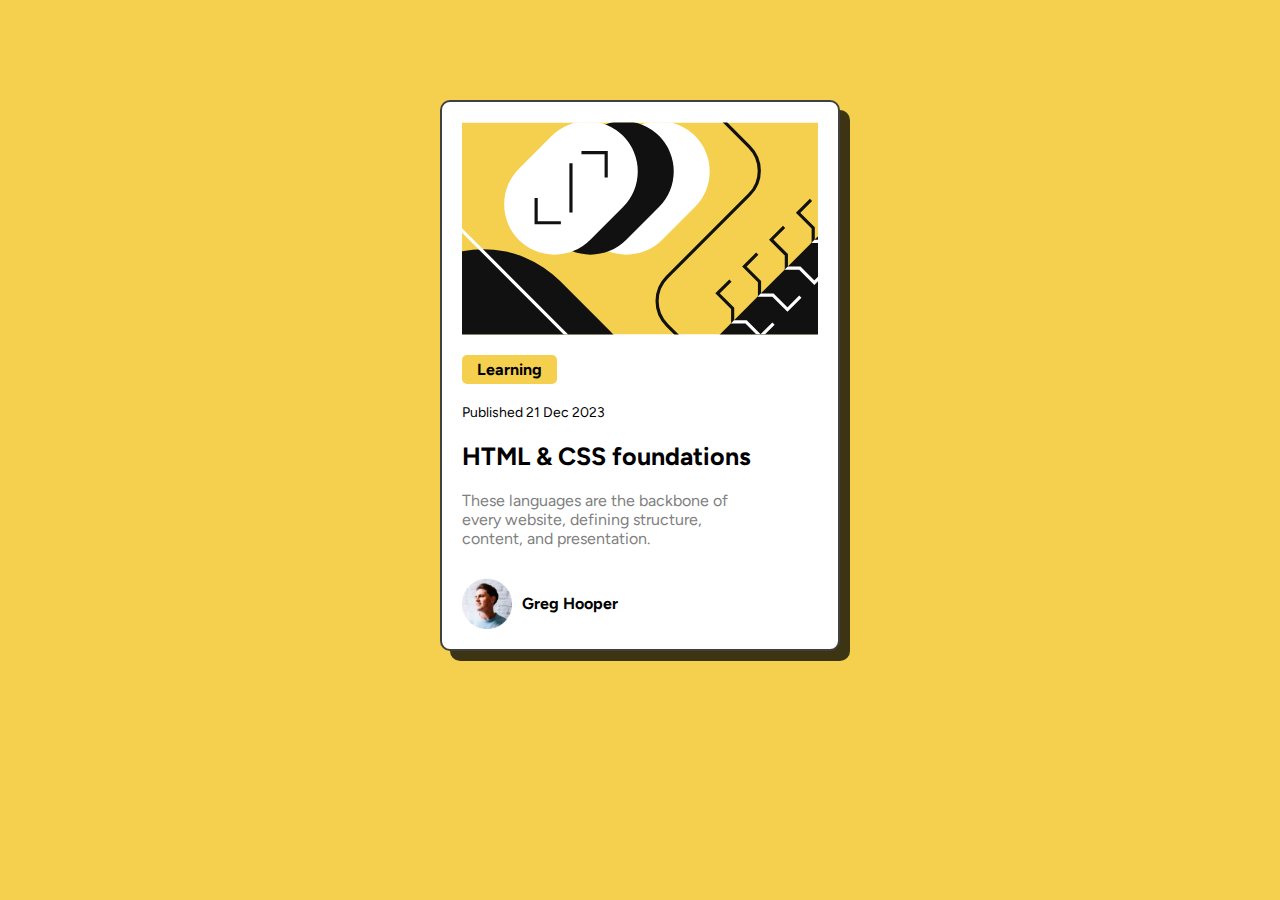
<file: blog-preview-card-main/index.html>
<!DOCTYPE html>
<html lang="en">
  <head>
    <meta charset="UTF-8" />
    <meta name="viewport" content="width=device-width, initial-scale=1.0" />
    <!-- displays site properly based on user's device -->

    <link
      rel="icon"
      type="image/png"
      sizes="32x32"
      href="./assets/images/favicon-32x32.png"
    />
    <link rel="stylesheet" href="style.css" />
    <title>Frontend Mentor | Blog preview card</title>

    <!-- Feel free to remove these styles or customise in your own stylesheet 👍 -->
    <style>
      .attribution {
        font-size: 11px;
        text-align: center;
      }
      .attribution a {
        color: hsl(228, 45%, 44%);
      }
    </style>
  </head>
  <body>
    <!-- Main container -->

    <div class="main-container">
      <img src="./assets/images/illustration-article.svg" alt="" />

      <div class="learning-box">
        <div class="learning-btn"><b>Learning</b></div>
      </div>

      <div class="published-box">Published 21 Dec 2023</div>

      <span class="html-css-box"><b>HTML & CSS foundations</b></span>
      <div class="main-text">
        These languages are the backbone of every website, defining structure,
        content, and presentation.
      </div>
      <div class="footer">
        <img src="./assets/images/image-avatar.webp" alt="" />
        <span><b>Greg Hooper</b></span>
      </div>
    </div>
  </body>
</html>
</file>
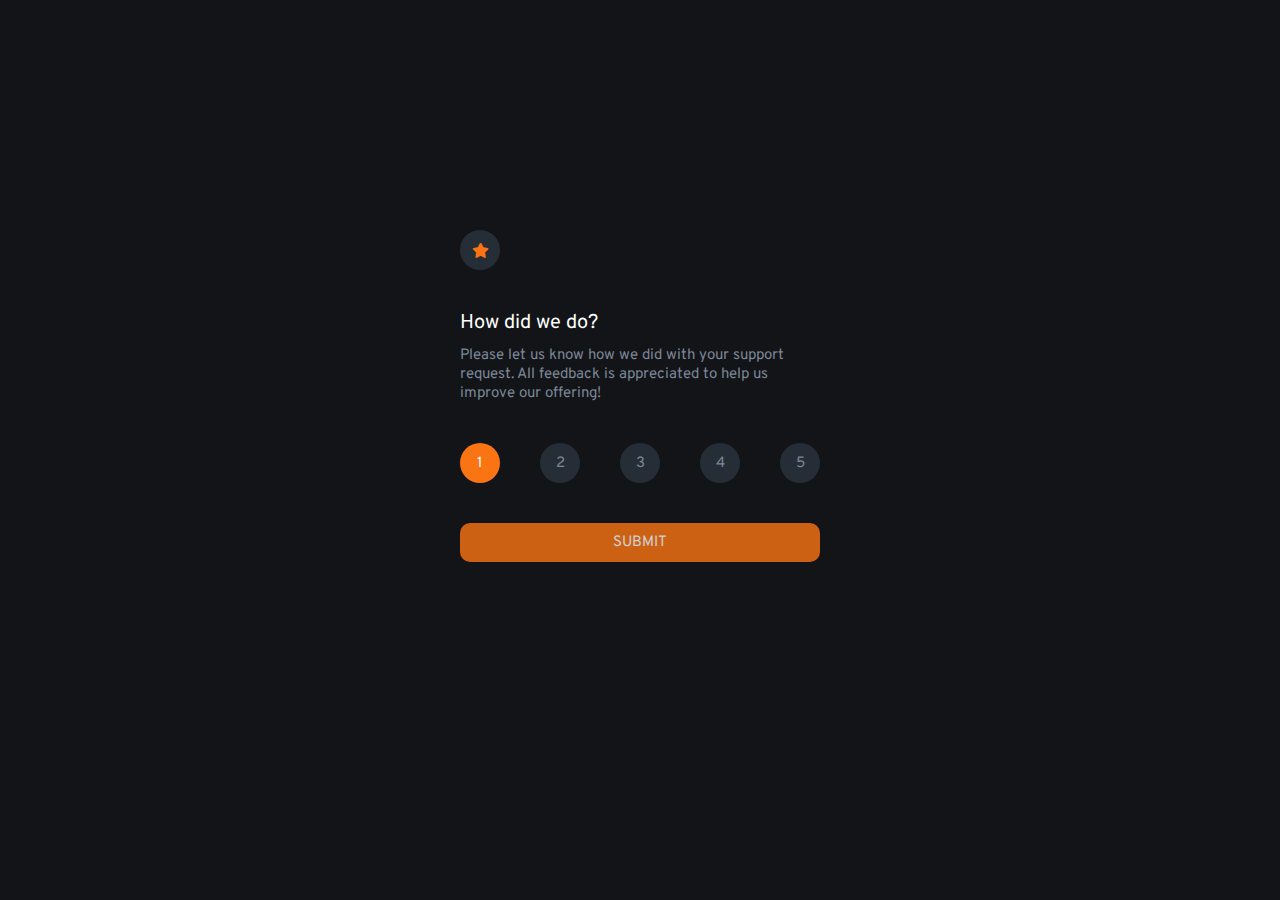
<file: interactive-rating-component-main/index.html>
<!DOCTYPE html>
<html lang="en">
  <head>
    <meta charset="UTF-8" />
    <meta name="viewport" content="width=device-width, initial-scale=1.0" />
    <!-- displays site properly based on user's device -->

    <link
      rel="icon"
      type="image/png"
      sizes="32x32"
      href="./images/favicon-32x32.png"
    />
    <link rel="stylesheet" href="style.css" />
    <link
      rel="stylesheet"
      href="https://cdnjs.cloudflare.com/ajax/libs/font-awesome/6.5.2/css/all.min.css"
    />

    <title>Frontend Mentor | Interactive rating component</title>

    <!-- Feel free to remove these styles or customise in your own stylesheet 👍 -->
    <style>
      .attribution {
        font-size: 11px;
        text-align: center;
      }
      .attribution a {
        color: hsl(228, 45%, 44%);
      }
    </style>
  </head>
  <body>
    <div class="main-container">
      <!-- Rating state start -->
      <!-- Star icon -->
      <div class="star-box">
        <i class="fa-solid fa-star"></i>
      </div>
      <!-- Question text -->
      <div class="question-box">
        <span class="question-title"> How did we do?</span>
        <span class="main-text"
          >Please let us know how we did with your support request. All feedback
          is appreciated to help us improve our offering!</span
        >
      </div>
      <!-- Rating Buttons -->

      <div class="numbers-container">
        <div class="number-box" id="selected-box">1</div>
        <div class="number-box">2</div>
        <div class="number-box">3</div>
        <div class="number-box">4</div>
        <di class="number-box">5</di>
      </div>
      <div class="submit-btn">SUBMIT</div>
    </div>

    <!-- Rating state end -->

    <!-- Thank you state start -->

    <!-- You selected -->
    <!-- Add rating here -->
    <!-- out of 5 Thank you! We appreciate you taking the time to give a rating. If
      you ever need more support, don’t hesitate to get in touch! -->

    <!-- Thank you state end -->

    <!-- 
    <div class="attribution">
      Challenge by
      <a href="https://www.frontendmentor.io?ref=challenge" target="_blank"
        >Frontend Mentor</a
      >. Coded by <a href="#">Your Name Here</a>.
    </div> -->
  </body>
</html>
</file>
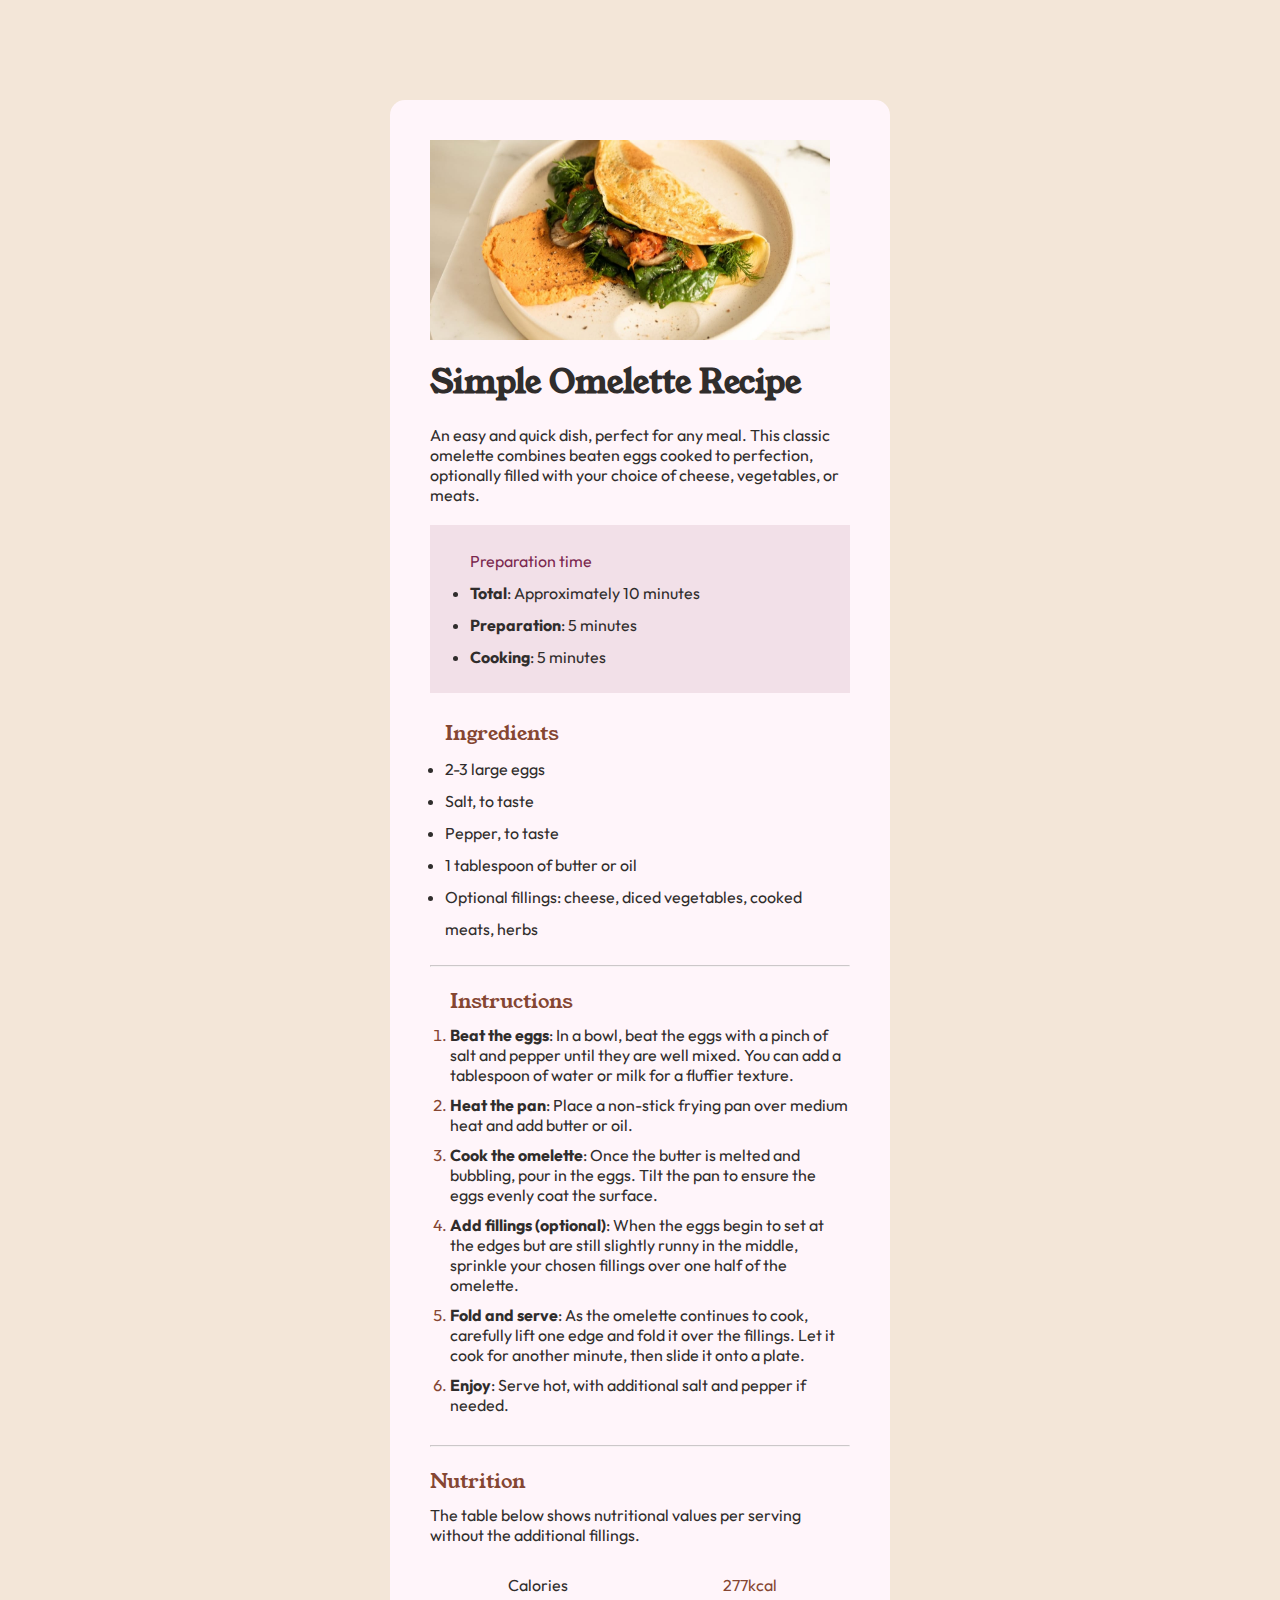
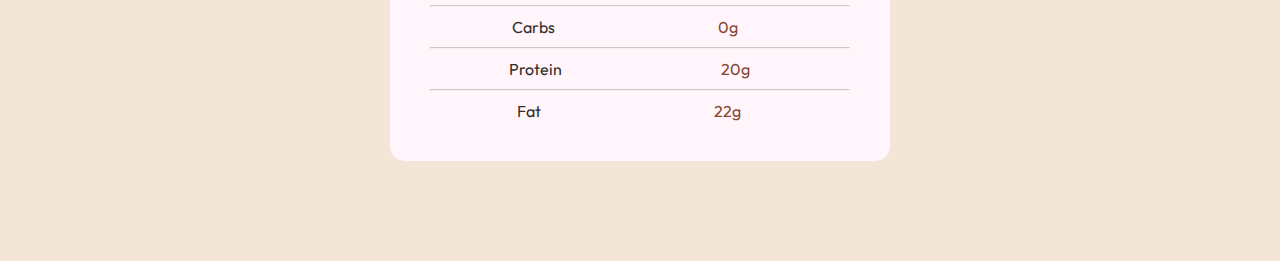
<file: recipe-page-main/index.html>
<!DOCTYPE html>
<html lang="en">
  <head>
    <meta charset="UTF-8" />
    <meta name="viewport" content="width=device-width, initial-scale=1.0" />
    <!-- displays site properly based on user's device -->

    <link
      rel="icon"
      type="image/png"
      sizes="32x32"
      href="./assets/images/favicon-32x32.png"
    />
    <link rel="stylesheet" href="style.css" />

    <title>Frontend Mentor | Recipe page</title>

    <!-- Feel free to remove these styles or customise in your own stylesheet 👍 -->
    <style>
      .attribution {
        font-size: 11px;
        text-align: center;
      }
      .attribution a {
        color: hsl(228, 45%, 44%);
      }
    </style>
  </head>
  <body>
    <div class="container">
      <!-- Image-->
      <img src="assets/images/image-omelette.jpeg" alt="" />
      <!-- First Paragraph -->
      <h1>Simple Omelette Recipe</h1>
      <p>
        An easy and quick dish, perfect for any meal. This classic omelette
        combines beaten eggs cooked to perfection, optionally filled with your
        choice of cheese, vegetables, or meats.
      </p>

      <!-- Preparation Paragraph -->

      <div class="preparation-box">
        <span class="prep-title">Preparation time</span>
        <ul>
          <li><b>Total</b>: Approximately 10 minutes</li>
          <li><b>Preparation</b>: 5 minutes</li>
          <li><b>Cooking</b>: 5 minutes</li>
        </ul>
      </div>

      <!-- Ingredients paragraph -->
      <div id="ingredients">
        <span class="box-title">Ingredients</span>
        <ul>
          <li>2-3 large eggs</li>
          <li>Salt, to taste</li>
          <li>Pepper, to taste</li>
          <li>1 tablespoon of butter or oil</li>
          <li>
            Optional fillings: cheese, diced vegetables, cooked meats, herbs
          </li>
        </ul>
      </div>

      <hr />
      <!-- Instructions -->
      <div class="instructions-container">
        <span class="box-title">Instructions</span>
        <ol>
          <li>
            <b>Beat the eggs</b>: In a bowl, beat the eggs with a pinch of salt
            and pepper until they are well mixed. You can add a tablespoon of
            water or milk for a fluffier texture.
          </li>
          <li>
            <b>Heat the pan</b>: Place a non-stick frying pan over medium heat
            and add butter or oil.
          </li>
          <li>
            <b>Cook the omelette</b>: Once the butter is melted and bubbling,
            pour in the eggs. Tilt the pan to ensure the eggs evenly coat the
            surface.
          </li>
          <li>
            <b>Add fillings (optional)</b>: When the eggs begin to set at the
            edges but are still slightly runny in the middle, sprinkle your
            chosen fillings over one half of the omelette.
          </li>
          <li>
            <b>Fold and serve</b>: As the omelette continues to cook, carefully
            lift one edge and fold it over the fillings. Let it cook for another
            minute, then slide it onto a plate.
          </li>
          <li>
            <b>Enjoy</b>: Serve hot, with additional salt and pepper if needed.
          </li>
        </ol>
      </div>
      <hr />
      <!-- Nutrition -->
      <div class="nutrition-container">
        <span class="box-title">Nutrition </span>
        <span
          >The table below shows nutritional values per serving without the
          additional fillings.</span
        >
        <div class="ingredients-details">
          <div class="ingredient-amount">
            <span class="cal">Calories</span><span class="amount">277kcal</span>
          </div>
          <hr />
          <div class="ingredient-amount">
            <span class="cal">Carbs</span><spa class="amount">0g</spa>
          </div>
          <hr />
          <div class="ingredient-amount">
            <span class="cal">Protein</span><span class="amount">20g</span>
          </div>
          <hr />
          <div class="ingredient-amount">
            <span class="cal">Fat</span> <span class="amount">22g</span>
          </div>
        </div>
      </div>
    </div>
    <!-- <div class="attribution">
      Challenge by
      <a href="https://www.frontendmentor.io?ref=challenge" target="_blank"
        >Frontend Mentor</a
      >. Coded by <a href="#">Your Name Here</a>.
    </div> -->
  </body>
</html>
</file>
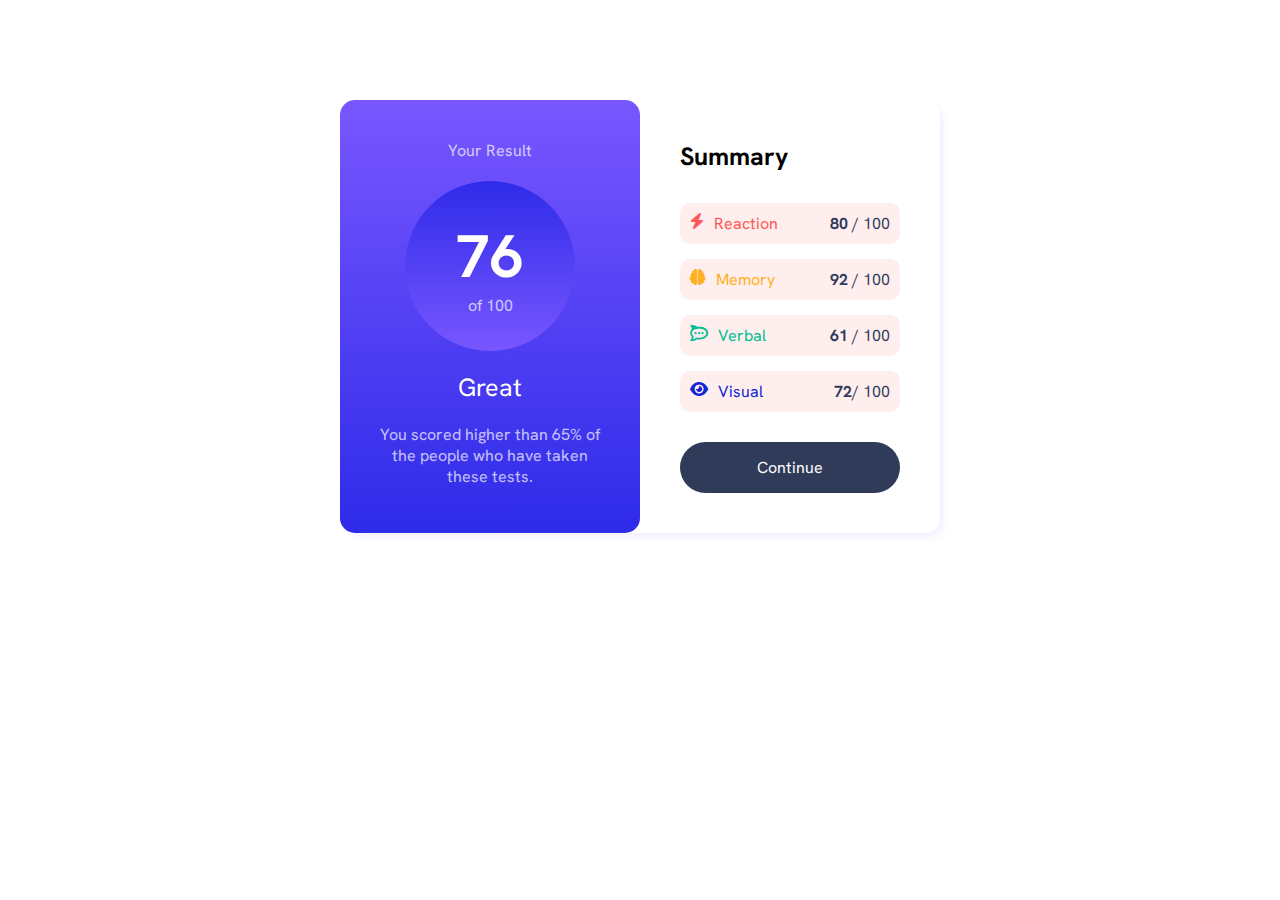
<file: results-summary-component-main/index.html>
<!DOCTYPE html>
<html lang="en">
  <head>
    <meta charset="UTF-8" />
    <meta name="viewport" content="width=device-width, initial-scale=1.0" />
    <!-- displays site properly based on user's device -->

    <link
      rel="icon"
      type="image/png"
      sizes="32x32"
      href="./assets/images/favicon-32x32.png"
    />
    <link
      rel="stylesheet"
      href="https://cdnjs.cloudflare.com/ajax/libs/font-awesome/6.5.2/css/all.min.css"
    />
    <link rel="stylesheet" href="style.css" />
    <title>Frontend Mentor | Results summary component</title>

    <!-- Feel free to remove these styles or customise in your own stylesheet 👍 -->
    <style>
      .attribution {
        font-size: 11px;
        text-align: center;
      }
      .attribution a {
        color: hsl(228, 45%, 44%);
      }
    </style>
  </head>
  <body>
    <div class="main-container">
      <!-- Left Blue Box -->
      <div class="blue-box">
        <!-- First text -->
        <div class="gray-text">Your Result</div>
        <!-- Number Circle  -->
        <div class="circle-box">
          <div class="number-box">
            <span class="first-number"><b>76</b></span>
            <span class="gray-text">of 100</span>
          </div>
        </div>
        <!-- Last text -->
        <div class="bottom-text-box">
          <span class="great-text">Great</span>
          <span class="gray-text"
            >You scored higher than 65% of the people who have taken these
            tests.</span
          >
        </div>
      </div>
      <!-- Right White Box -->
      <div class="right-box">
        <!-- Title -->
        <div class="summary-title"><b>Summary</b></div>
        <!-- List -->
        <div class="score-box">
          <div class="score-line" id="text-1">
            <span class="icon-text">
              <i class="fa-solid fa-bolt"></i>Reaction
            </span>
            <span class="score"><b>80</b> / 100</span>
          </div>
          <div class="score-line" id="text-2">
            <span class="icon-text">
              <i class="fa-solid fa-brain"></i>Memory
            </span>
            <span class="score"><b>92</b> / 100</span>
          </div>
          <div class="score-line" id="text-3">
            <span class="icon-text">
              <i class="fa-brands fa-rocketchat"></i>Verbal
            </span>
            <span class="score"><b>61</b> / 100</span>
          </div>
          <div class="score-line">
            <span class="icon-text" id="text-4">
              <i class="fa-solid fa-eye"></i>Visual
            </span>
            <span class="score"><b>72</b>/ 100</span>
          </div>
        </div>
        <span class="continue-btn">Continue</span>
      </div>
      <!-- <div class="attribution">
        Challenge by
        <a href="https://www.frontendmentor.io?ref=challenge" target="_blank"
          >Frontend Mentor</a
        >. Coded by <a href="#">Your Name Here</a>.
      </div> -->
    </div>
  </body>
</html>
</file>
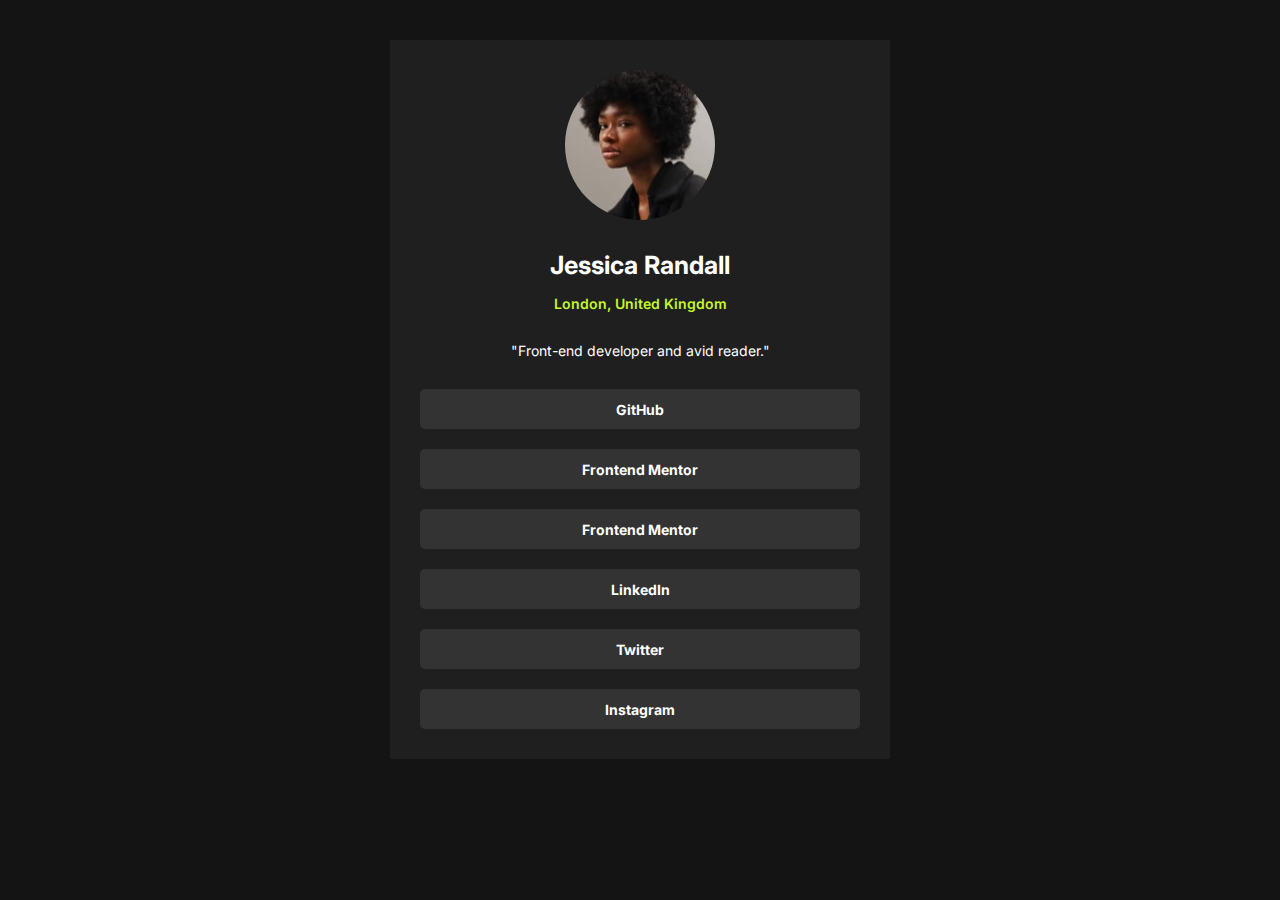
<file: social-links-profile-main/index.html>
<!DOCTYPE html>
<html lang="en">
  <head>
    <meta charset="UTF-8" />
    <meta name="viewport" content="width=device-width, initial-scale=1.0" />
    <!-- displays site properly based on user's device -->

    <link
      rel="icon"
      type="image/png"
      sizes="32x32"
      href="./assets/images/favicon-32x32.png"
    />
    <link rel="stylesheet" href="style.css" />
    <title>Frontend Mentor | Social links profile</title>

    <!-- Feel free to remove these styles or customise in your own stylesheet 👍 -->
    <style>
      .attribution {
        font-size: 11px;
        text-align: center;
      }
      .attribution a {
        color: hsl(228, 45%, 44%);
      }
    </style>
  </head>
  <body>
    <div class="main-container">
      <!-- Main image -->
      <img src="assets/images/avatar-jessica.jpeg" alt="" />

      <!-- Alt texts -->
      <div class="primary-text">
        <!-- First texts-->
        <span class="first-title">Jessica Randall</span>
        <span class="second-title">London, United Kingdom</span>
      </div>

      <!-- Second texts -->
      <div class="secondary-text">
        <span> "Front-end developer and avid reader."</span>
      </div>

      <!-- Boxes -->
      <div class="boxes">
        <span>GitHub</span>
        <span>Frontend Mentor</span>
        <span>Frontend Mentor</span>
        <span>LinkedIn</span>
        <span>Twitter</span>
        <span>Instagram</span>
      </div>
    </div>
    <!-- 
    <div class="attribution">
      Challenge by
      <a href="https://www.frontendmentor.io?ref=challenge" target="_blank"
        >Frontend Mentor</a
      >. Coded by <a href="#">Your Name Here</a>.
    </div> -->
  </body>
</html>
</file>
<file: blog-preview-card-main/style.css>
@import url("https://fonts.googleapis.com/css2?family=Figtree:ital,wght@0,300..900;1,300..900&display=swap");

* {
  padding: 0;
  margin: 0;
  box-sizing: border-box;
}

body {
  display: flex;
  justify-content: center;
  padding: 100px;
  background-color: hsl(47, 88%, 63%);
  font-size: 16px;
  font-family: Figtree, sans-serif;
}

.main-container {
  display: flex;
  flex-direction: column;
  padding: 20px;
  background-color: hsl(0, 0%, 100%);
  width: 400px;
  gap: 20px;
  border-radius: 10px;
  box-shadow: 10px 10px 0px 0px rgba(0, 0, 0, 0.75);
  border: 2px solid rgba(0, 0, 0, 0.75);
}

.learning-box {
  display: flex;
  align-items: center;
  width: 100%;
}

.learning-btn {
  padding: 5px 15px;
  background-color: hsl(47, 88%, 63%);
  border-radius: 5px;
}

.main-text {
  width: 300px;
  color: hsl(0, 0%, 50%);
}

.published-box {
  font-size: 14px;
}

.html-css-box {
  font-size: 25px;
}

.footer img {
  width: 50px;
}
.footer {
  margin-top: 10px;
  display: flex;
  gap: 10px;
  align-items: center;
}
</file>
<file: interactive-rating-component-main/style.css>
@import url("https://fonts.googleapis.com/css2?family=Overpass:ital,wght@0,100..900;1,100..900&display=swap");

* {
  padding: 0;
  margin: 0;
  box-sizing: border-box;
}

body {
  display: flex;
  justify-content: center;
  padding: 200px;
  width: 100%;
  background-color: hsl(216, 12%, 8%);
  color: hsl(0, 0%, 100%);
  font-size: 15px;
  font-family: Overpass, sans-serif;
}

.main-container {
  display: flex;
  flex-direction: column;
  width: 420px;
  gap: 40px;
  background-color: hsl(216, 12%, 8%);
  padding: 30px;
  border-radius: 15px;
}

.question-box {
  display: flex;
  flex-direction: column;
  gap: 10px;
}

.question-title {
  font-size: 20px;
}

.star-box {
  display: flex;
  align-items: center;
  justify-content: center;
  background-color: hsl(213, 19%, 18%);
  border-radius: 50%;
  width: 40px;
  height: 40px;
  color: hsl(25, 97%, 53%);
}

.main-text {
  color: hsl(216, 12%, 54%);
}

.numbers-container {
  display: flex;
  justify-content: space-between;
}
.number-box {
  display: flex;
  align-items: center;
  justify-content: center;
  background-color: hsl(213, 19%, 18%);
  border-radius: 50%;
  width: 40px;
  height: 40px;
  cursor: pointer;
  color: hsl(216, 12%, 54%);
}

#selected-box {
  color: hsl(0, 0%, 100%);
  background-color: hsl(25, 97%, 53%);
}

.submit-btn {
  width: 100%;
  text-align: center;
  color: hsl(0, 0%, 100%);
  background-color: hsl(25, 97%, 53%);
  padding: 10px;
  border-radius: 10px;
  opacity: 80%;
  cursor: pointer;
}
</file>
<file: recipe-page-main/style.css>
@import url("https://fonts.googleapis.com/css2?family=Young+Serif&display=swap");

@import url("https://fonts.googleapis.com/css2?family=Outfit:wght@100..900&display=swap");

* {
  padding: 0;
  margin: 0;
  box-sizing: border-box;
}

body {
  display: flex;
  justify-content: center;
  align-items: center;
  background-color: hsl(30, 54%, 90%);
  padding: 100px;
  font-size: 16px;
  font-family: Outfit, sans-serif;
  color: hsl(24, 5%, 18%);
}

.container {
  display: flex;
  flex-direction: column;
  width: 500px;
  background-color: hsl(330, 100%, 98%);
  padding: 40px;
  border-radius: 15px;
  gap: 20px;
}

.container img {
  width: 400px;
  height: 200px;
}

.container h1 {
  font-family: Young Serif, sans-serif;
}

.preparation-box {
  padding: 20px;
  padding-left: 40px;
  width: 100%;
  background-color: rgba(123, 40, 79, 0.1);
  line-height: 2;
}

.prep-title {
  color: rgba(123, 40, 79);
}

#ingredients {
  background-color: hsl(330, 100%, 98%);
  padding-left: 15px;
  line-height: 2;
}

.instructions-container {
  display: flex;
  flex-direction: column;
  gap: 10px;
  padding-left: 20px;
}

.box-title {
  font-family: Young Serif, sans-serif;
  font-size: 20px;
  color: hsl(14, 45%, 36%);
}

.instructions-container ol li {
  margin-bottom: 10px;
}

.instructions-container ol li::marker {
  color: hsl(14, 45%, 36%);
}

hr {
  color: hsl(30, 18%, 87%);
  opacity: 50%;
}

.nutrition-container {
  display: flex;
  flex-direction: column;
  gap: 10px;
}

.ingredients-details {
  margin-top: 20px;
  display: flex;
  flex-direction: column;
  gap: 10px;
}

.ingredient-amount {
  display: flex;
  justify-content: space-around;
  align-items: center;
}

.amount {
  display: flex;
  color: hsl(14, 45%, 36%);
  width: 50px;
}
</file>
<file: results-summary-component-main/style.css>
@import url("https://fonts.googleapis.com/css2?family=Hanken+Grotesk:ital,wght@0,100..900;1,100..900&display=swap");
* {
  padding: 0;
  margin: 0;
  box-sizing: border-box;
}

body {
  display: flex;
  justify-content: center;
  width: 100%;
  font-family: Hanken Grotesk, sans-serif;
}

.main-container {
  display: flex;
  flex-direction: row;
  margin-top: 100px;
  width: 600px;
  border-radius: 15px;
  box-shadow: 5px 5px 5px 0px rgba(200, 199, 255, 0.2);
}

.blue-box {
  display: flex;
  flex-direction: column;
  align-items: center;
  color: hsl(0, 0%, 100%);
  width: 50%;
  background-image: linear-gradient(hsl(252, 100%, 67%), hsl(241, 81%, 54%));
  gap: 20px;
  padding: 40px;
  border-radius: 15px;
}

.circle-box {
  display: flex;
  justify-content: center;
  align-items: center;
  background-image: linear-gradient(hsl(241, 81%, 54%), hsl(252, 100%, 67%));
  width: 170px;
  height: 170px;
  border-radius: 50%;
}

.number-box {
  display: flex;
  flex-direction: column;
  align-items: center;
}

.first-number {
  font-size: 60px;
}

.second-number {
  color: hsl(224, 30%, 27%);
  opacity: 0.1;
}

.bottom-text-box {
  display: flex;
  flex-direction: column;
  align-items: center;
  gap: 20px;
}

.great-text {
  font-size: 25px;
}

.gray-text {
  text-align: center;
  color: hsl(0, 0%, 100%);
  opacity: 0.7;
}

.right-box {
  display: flex;
  flex-direction: column;
  gap: 30px;
  padding: 40px;
  width: 50%;
  border-radius: 15px;
}

.summary-title {
  font-size: 25px;
}
.score-box {
  display: flex;
  flex-direction: column;
  gap: 15px;
}

.score-line {
  display: flex;
  justify-content: space-between;
  width: 100%;
  padding: 10px;
  background-color: rgba(255, 87, 87, 0.1);
  border-radius: 10px;
}

#text-1 {
  color: hsl(0, 100%, 67%);
}

#text-2 {
  color: hsl(39, 100%, 56%);
}

#text-3 {
  color: hsl(166, 100%, 37%);
}

#text-4 {
  color: hsl(234, 85%, 45%);
}

.score {
  color: hsl(224, 30%, 27%);
}

.icon-text {
  display: flex;
  gap: 10px;
}

.continue-btn {
  background-color: hsl(224, 30%, 27%);
  width: 100%;
  text-align: center;
  padding: 15px;
  border-radius: 40px;
  color: hsl(0, 0%, 100%);
}
</file>
<file: social-links-profile-main/style.css>
@import url("https://fonts.googleapis.com/css2?family=Inter:wght@100..900&display=swap");

* {
  margin: 0;
  padding: 0;
  box-sizing: border-box;
}
body {
  display: flex;
  width: 100%;
  flex-direction: column;
  align-items: center;
  justify-content: center;
  background-color: hsl(0, 0%, 8%);
  font-family: Inter, sans-serif;
  padding: 40px 20px;
  color: hsl(0, 0%, 100%);
  font-size: 14px;
}

.main-container {
  display: flex;
  flex-direction: column;
  padding: 20px 20px;
  background-color: hsl(0, 0%, 12%);
  align-items: center;
  width: 500px;
  max-width: 100%;
  padding: 30px;
}

.main-container img {
  border-radius: 50%;
  width: 150px;
  height: 150px;
}

.texts {
  display: flex;
  flex-direction: column;
}

.boxes {
  display: flex;
  flex-direction: column;
  justify-content: center;
  align-items: center;
  gap: 20px;
  margin-top: 30px;
  width: 100%;
}

.boxes span {
  display: flex;
  justify-content: center;
  align-items: center;
  background-color: hsl(0, 0%, 20%);
  height: 30px;
  padding: 20px 10px;
  width: 100%;
  border-radius: 5px;
  font-weight: 700;
}

.primary-text {
  display: flex;
  flex-direction: column;
  align-items: center;
  justify-content: center;
  margin-top: 30px;
  gap: 15px;
}

.primary-text .first-title {
  font-size: 25px;
  font-weight: 700;
}
.primary-text .second-title {
  font-weight: 600;
  color: hsl(75, 94%, 57%);
}

.secondary-text {
  font-weight: 400;
  margin-top: 30px;
}

.boxes span:hover {
  cursor: pointer;
  background-color: hsl(75, 94%, 57%);
  color: hsl(0, 0%, 12%);
  caret-color: hsl(0, 0%, 12%);
}
</file>
